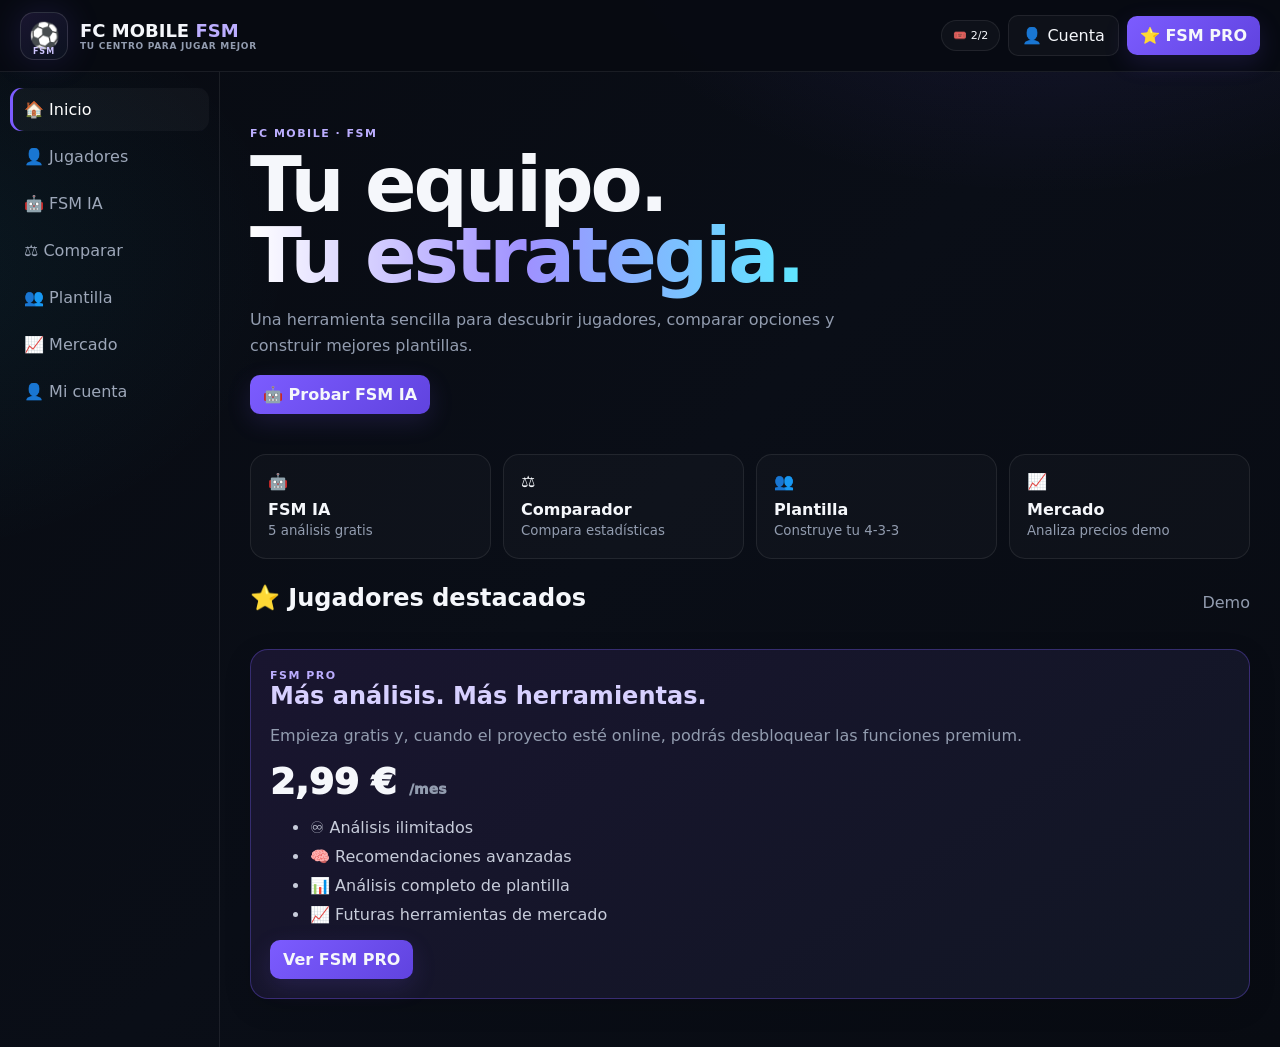
<file: index_FSM_.html>
<!doctype html>
<html lang="es">
<head>
<meta charset="utf-8">
<meta name="viewport" content="width=device-width,initial-scale=1">
<meta name="description" content="FC Mobile FSM — herramienta para jugadores de FC Mobile">
<title>FC Mobile FSM</title>
<link rel="stylesheet" href="style.css">
</head>
<body>
<header class="topbar">
  <div class="logo"><span>⚽</span><b>FSM</b></div>
  <div class="brand">FC MOBILE <em>FSM</em><small class="tag">TU CENTRO PARA JUGAR MEJOR</small></div>
  <div class="top-actions"><span id="usage" class="badge">🎟️ 2/2</span><button id="accountBtn" class="btn">👤 Cuenta</button><button id="proBtn" class="btn primary">⭐ FSM PRO</button></div>
</header>
<div class="app">
<aside class="sidebar">
  <button class="nav active" data-page="home">🏠 Inicio</button><button class="nav" data-page="players">👤 Jugadores</button><button class="nav" data-page="ai">🤖 FSM IA</button><button class="nav" data-page="compare">⚖️ Comparar</button><button class="nav" data-page="squad">👥 Plantilla</button><button class="nav" data-page="market">📈 Mercado</button><button class="nav" data-page="account">👤 Mi cuenta</button>
</aside>
<main>
<section id="home" class="page active">
  <div class="hero"><div class="eyebrow">FC MOBILE · FSM</div><h1>Tu equipo.<br><span>Tu estrategia.</span></h1><p>Una herramienta sencilla para descubrir jugadores, comparar opciones y construir mejores plantillas.</p><button class="btn primary" data-go="ai">🤖 Probar FSM IA</button></div>
  <div class="grid4" style="margin:22px 0"><div class="quick" data-go="ai">🤖<strong>FSM IA</strong><small>5 análisis gratis</small></div><div class="quick" data-go="compare">⚖️<strong>Comparador</strong><small>Compara estadísticas</small></div><div class="quick" data-go="squad">👥<strong>Plantilla</strong><small>Construye tu 4-3-3</small></div><div class="quick" data-go="market">📈<strong>Mercado</strong><small>Analiza precios demo</small></div></div>
  <div class="section-title"><h2>⭐ Jugadores destacados</h2><span class="muted">Demo</span></div><div id="featured" class="cards"></div>
  <div class="panel pro" style="margin-top:25px"><div class="eyebrow">FSM PRO</div><h2>Más análisis. Más herramientas.</h2><p class="muted">Empieza gratis y, cuando el proyecto esté online, podrás desbloquear las funciones premium.</p><div class="pricebig">2,99 € <small>/mes</small></div><ul><li>♾️ Análisis ilimitados</li><li>🧠 Recomendaciones avanzadas</li><li>📊 Análisis completo de plantilla</li><li>📈 Futuras herramientas de mercado</li></ul><button class="btn primary" id="homePro">Ver FSM PRO</button></div>
</section>

<section id="players" class="page"><div class="panel"><h2>👤 Jugadores</h2><p class="muted">Busca por nombre, club o posición.</p><input id="playerSearch" class="input" placeholder="🔎 Buscar jugador..."><br><br><div id="allPlayers" class="cards"></div></div></section>

<section id="ai" class="page">
<div class="panel">
 <div class="usage"><b>🎟️ Análisis disponibles</b> · <span id="remaining">2 análisis restantes</span><div class="bar"><i id="bar"></i></div></div>
 <h2>🤖 FSM IA</h2><p class="muted">Encuentra la mejor opción según presupuesto, posición y prioridad.</p>
 <div class="form2"><div class="field"><label>Presupuesto</label><input id="budget" type="number" placeholder="300000000"></div><div class="field"><label>Posición</label><select id="recPos"><option>ST</option><option>LW</option><option>RW</option><option>CAM</option><option>CM</option><option>CDM</option><option>CB</option><option>LB</option><option>RB</option><option>GK</option></select></div><div class="field"><label>Prioridad</label><select id="priority"><option value="value">Calidad / precio</option><option value="ovr">GRL</option><option value="pace">Velocidad</option><option value="shoot">Tiro</option><option value="dribble">Regate</option><option value="def">Defensa</option></select></div></div>
 <button id="recommend" class="btn primary fullbtn">🔎 USAR 1 ANÁLISIS</button>
</div>
<div class="panel"><div class="section-title"><h2 id="resultTitle">Resultado FSM</h2><span class="muted">V3 final demo</span></div><div id="results" class="muted">Introduce tus datos para comenzar.</div></div>
</section>

<section id="compare" class="page"><div class="panel"><h2>⚖️ Comparador</h2><div class="form2"><div class="field"><label>Jugador A</label><select id="playerA"></select></div><div class="field"><label>Jugador B</label><select id="playerB"></select></div></div><button id="compareBtn" class="btn primary fullbtn">COMPARAR</button></div><div id="compareOut" class="panel"><div class="notice">Selecciona dos jugadores.</div></div></section>

<section id="squad" class="page"><div class="panel"><h2>👥 Mi plantilla · 4-3-3</h2><p class="muted">Selecciona jugadores y guarda tu plantilla en este dispositivo.</p><div id="formation" class="formation"></div><button id="saveSquad" class="btn primary fullbtn">💾 GUARDAR Y ANALIZAR</button><div id="squadSummary" style="margin-top:13px"></div></div></section>

<section id="market" class="page"><div class="panel"><h2>📈 Mercado FSM</h2><p class="muted">Herramienta de referencia para preparar el futuro sistema de mercado.</p><div class="form2"><div class="field"><label>Jugador</label><select id="marketPlayer"></select></div><div class="field"><label>Precio encontrado</label><input id="marketPrice" type="number" placeholder="300000000"></div></div><button id="marketBtn" class="btn primary fullbtn">ANALIZAR PRECIO</button></div><div id="marketOut" class="panel"><div class="notice">Los precios actuales son de demostración.</div></div></section>

<section id="account" class="page">
<div class="panel">
 <h2>👤 Mi cuenta</h2><p class="muted">Tu perfil y estado de FSM.</p>
 <div id="authBox"><div class="form2"><div class="field"><label>Email</label><input id="email" type="email" placeholder="tu@email.com"></div><div class="field"><label>Contraseña</label><input id="password" type="password" placeholder="Mínimo 6 caracteres"></div></div><button id="authSubmit" class="btn primary fullbtn">CREAR / ENTRAR</button><div class="notice" style="margin-top:12px">Prototipo local: no uses una contraseña real. Antes de publicar conectaremos autenticación segura.</div></div>
 <div id="loggedBox" style="display:none"><p>Email: <b id="userEmail"></b></p><p>Plan: <b id="planText">FREE</b></p><p>Uso: <b id="remaining"></b></p><button id="logout" class="btn">Cerrar sesión</button></div>
</div>
<div class="panel pro"><h2>⭐ FSM PRO</h2><div class="pricebig">2,99 € <small>/mes</small></div><ul><li>♾️ Análisis ilimitados</li><li>🧠 IA avanzada</li><li>📊 Herramientas de plantilla</li><li>📈 Funciones de mercado futuras</li></ul><button id="accountPro" class="btn primary">VER PRO</button><div class="notice" style="margin-top:12px">El pago real se conectará en la fase online. Esta versión no cobra dinero.</div></div>
</section>
</main></div>

<nav class="mobile-nav"><button class="nav active" data-page="home">🏠<br>Inicio</button><button class="nav" data-page="players">👤<br>Jugadores</button><button class="nav" data-page="ai">🤖<br>IA</button><button class="nav" data-page="squad">👥<br>Equipo</button><button class="nav" data-page="account">👤<br>Cuenta</button></nav>

<div id="modal" class="modal"><div class="panel modalbox pro"><button id="modalClose" class="close">×</button><div class="eyebrow">FSM PRO</div><h2>Desbloquea todo FSM</h2><p class="muted">2,99 € / mes</p><ul><li>♾️ Análisis ilimitados</li><li>🧠 Recomendaciones avanzadas</li><li>📊 Herramientas premium</li></ul><button id="activate" class="btn primary fullbtn">ACTIVAR PRO · DEMO</button><div class="notice" style="margin-top:12px">No se realiza ningún cobro en esta versión.</div></div></div>
<div id="toast" class="toast"></div>
<script src="players.js"></script><script src="app.js"></script>
<script>
document.addEventListener("DOMContentLoaded",()=>{
 const homePro=document.getElementById("homePro"),accountPro=document.getElementById("accountPro");
 homePro.onclick=()=>document.getElementById("modal").classList.add("show");
 accountPro.onclick=()=>document.getElementById("modal").classList.add("show");
});
</script>
</body></html>
</file>
<file: style.css>
:root{
  --bg:#080b12;--bg2:#0d111b;--panel:#111724;--panel2:#151c2a;
  --line:#ffffff14;--text:#f5f7fb;--muted:#929caf;
  --accent:#7c5cff;--accent2:#22d3ee;--gold:#ffd166;--danger:#ff6b7a;
  --shadow:0 20px 70px #0008;
}
*{box-sizing:border-box}
html{scroll-behavior:smooth}
body{margin:0;color:var(--text);font-family:Inter,system-ui,-apple-system,Segoe UI,Arial,sans-serif;background:radial-gradient(800px 500px at 82% -10%,#7c5cff20,transparent 60%),radial-gradient(700px 500px at -10% 25%,#22d3ee12,transparent 60%),linear-gradient(135deg,var(--bg),#0a0e17 50%,#080b12);min-height:100vh}
button,input,select{font:inherit}button{cursor:pointer}
.topbar{height:72px;position:sticky;top:0;z-index:50;display:flex;align-items:center;gap:12px;padding:10px 20px;background:#080b12dd;backdrop-filter:blur(18px);border-bottom:1px solid var(--line)}
.logo{width:48px;height:48px;border-radius:14px;display:grid;place-items:center;position:relative;background:linear-gradient(145deg,#19152f,#0c1220);border:1px solid #ffffff20;box-shadow:0 0 35px #7c5cff28}
.logo span{font-size:25px}.logo b{position:absolute;bottom:3px;font-size:8px;letter-spacing:1px;color:#cfc6ff}
.brand{font-weight:900;font-size:18px}.brand em{font-style:normal;color:#bcaeff}.tag{display:block;color:var(--muted);font-size:9px;font-weight:600;letter-spacing:.7px}
.top-actions{margin-left:auto;display:flex;gap:8px;align-items:center}.badge{padding:8px 11px;border:1px solid var(--line);background:#ffffff08;border-radius:99px;font-size:11px}
.btn{border:1px solid var(--line);background:#ffffff08;color:var(--text);border-radius:10px;padding:10px 13px}.btn:hover{background:#ffffff12}
.btn.primary{background:linear-gradient(135deg,var(--accent),#6043df);border:0;font-weight:800;box-shadow:0 8px 25px #7c5cff25}.btn:disabled{opacity:.6;cursor:not-allowed}
.app{display:flex;max-width:1500px;margin:auto}.sidebar{width:220px;min-height:calc(100vh - 72px);position:sticky;top:72px;border-right:1px solid var(--line);padding:14px 10px}
.nav{width:100%;text-align:left;border:0;background:transparent;color:#9da7b9;padding:12px 14px;border-radius:11px;margin:2px 0}.nav:hover,.nav.active{background:#ffffff09;color:#fff}.nav.active{box-shadow:inset 3px 0 0 var(--accent)}
main{flex:1;min-width:0;padding:30px}.page{display:none}.page.active{display:block}
.hero{max-width:900px;padding:25px 0 18px}.eyebrow{color:#bcaeff;font-size:11px;font-weight:900;letter-spacing:1.5px}.hero h1{font-size:clamp(40px,6vw,76px);line-height:.93;margin:10px 0 15px;letter-spacing:-3px}.hero h1 span{background:linear-gradient(90deg,#fff,#9f91ff,#5ee7ff);-webkit-background-clip:text;color:transparent}.hero p{color:var(--muted);max-width:650px;font-size:16px;line-height:1.6}
.grid4{display:grid;grid-template-columns:repeat(4,1fr);gap:12px}.quick{padding:17px;border:1px solid var(--line);background:#ffffff06;border-radius:16px;min-height:105px}.quick:hover{border-color:#7c5cff50;transform:translateY(-2px);transition:.2s}.quick strong{display:block;margin-top:9px}.quick small{display:block;color:var(--muted);margin-top:4px}
.panel{background:linear-gradient(145deg,#111724eF,#0d121ceF);border:1px solid var(--line);border-radius:18px;padding:19px;margin-bottom:18px;box-shadow:0 12px 40px #0002}.panel h2{margin:0 0 7px}.muted{color:var(--muted)}.section-title{display:flex;align-items:end;justify-content:space-between;gap:10px;margin:25px 0 12px}.section-title h2{margin:0}
.cards{display:grid;grid-template-columns:repeat(5,minmax(145px,1fr));gap:12px}.card{background:#ffffff05;border:1px solid var(--line);border-radius:16px;padding:9px;overflow:hidden}.card:hover{border-color:#ffffff25;transform:translateY(-3px);transition:.2s}
.art{height:178px;border-radius:11px;position:relative;overflow:hidden;background:radial-gradient(circle at 50% 42%,#6f7590,#272c40 44%,#0b0e16 75%)}.art:after{content:"";position:absolute;inset:auto -15% -35%;height:90px;background:#0005;transform:rotate(-5deg)}.ovr{position:absolute;z-index:2;left:9px;top:8px;font-size:23px;font-weight:950;color:var(--gold)}.pos{position:absolute;z-index:2;left:10px;top:35px;font-size:10px}.crest{position:absolute;z-index:2;right:8px;top:8px;width:31px;height:31px;border-radius:50%;display:grid;place-items:center;background:#f5f6fa;color:#161a22;font-size:9px;font-weight:900}.face{position:absolute;inset:35px 0 0;display:grid;place-items:center;font-size:62px}.flag{position:absolute;z-index:2;left:8px;bottom:8px;font-size:18px}.card h3{font-size:13px;margin:9px 2px 2px}.sub{font-size:10px;color:var(--muted);margin:0 2px}.stats{display:flex;gap:4px;flex-wrap:wrap;margin:8px 2px}.stats span{font-size:9px;background:#fff1;padding:4px 5px;border-radius:99px}.price{color:var(--gold);font-size:11px;font-weight:900;margin:7px 2px}
.form2{display:grid;grid-template-columns:repeat(2,1fr);gap:12px}.field label{display:block;color:#c1c8d5;font-size:11px;font-weight:800;margin-bottom:6px}.input,.field input,.field select{width:100%;padding:12px;border-radius:10px;border:1px solid var(--line);background:#070b12;color:#fff;outline:0}.input:focus,.field input:focus,.field select:focus{border-color:#7c5cff70}
.fullbtn{width:100%;margin-top:13px}.usage{padding:13px;border-radius:12px;background:#ffffff06;border:1px solid var(--line);margin-bottom:14px}.bar{height:7px;background:#ffffff0c;border-radius:99px;overflow:hidden;margin-top:7px}.bar i{display:block;height:100%;background:linear-gradient(90deg,var(--accent),var(--accent2));transition:.3s}
.pro{background:linear-gradient(145deg,#19152f,#111624);border:1px solid #7c5cff55}.pro h2{color:#d7d0ff}.pricebig{font-size:36px;font-weight:950}.pricebig small{font-size:14px;color:var(--muted)}.pro li{margin:10px 0;color:#c7ccda}
.formation{position:relative;max-width:760px;margin:18px auto;aspect-ratio:1.45;background:linear-gradient(135deg,#174f43,#11634e);border:3px solid #c9e8dd;border-radius:12px;overflow:hidden;box-shadow:var(--shadow)}.formation:before{content:"";position:absolute;inset:7%;border:2px solid #ffffff75}.formation:after{content:"";position:absolute;left:7%;right:7%;top:50%;border-top:2px solid #ffffff75}.spot{position:absolute;transform:translate(-50%,-50%);text-align:center;z-index:2}.spot select{width:125px;max-width:24vw;padding:6px;border:1px solid #ffffff20;border-radius:8px;background:#07140f;color:#fff;font-size:10px}.spot span{display:block;font-size:9px;font-weight:900;margin-top:3px;text-shadow:0 2px 4px #000}
.gk{left:50%;top:90%}.lb{left:15%;top:75%}.cb1{left:38%;top:78%}.cb2{left:62%;top:78%}.rb{left:85%;top:75%}.cm1{left:35%;top:58%}.cm2{left:65%;top:58%}.cam{left:50%;top:42%}.lw{left:18%;top:25%}.rw{left:82%;top:25%}.st{left:50%;top:15%}
.compare{display:grid;grid-template-columns:1fr 1fr;gap:12px}.metric{display:flex;justify-content:space-between;padding:8px 0;border-bottom:1px solid var(--line)}.metric b{color:#fff}.notice{padding:12px;border-radius:11px;background:#ffffff06;border:1px solid var(--line);font-size:11px;color:var(--muted)}
.modal{display:none;position:fixed;z-index:100;inset:0;background:#000b;backdrop-filter:blur(8px);align-items:center;justify-content:center;padding:15px}.modal.show{display:flex}.modalbox{width:min(500px,100%);position:relative}.close{position:absolute;right:12px;top:10px;background:none;border:0;color:#aaa;font-size:23px}
.toast{position:fixed;right:18px;bottom:18px;z-index:120;padding:12px 15px;border:1px solid var(--line);background:#121927ee;border-radius:11px;display:none;box-shadow:var(--shadow)}.toast.show{display:block}
.mobile-nav{display:none}
@media(max-width:1000px){.sidebar{display:none}.mobile-nav{display:flex;position:fixed;z-index:60;bottom:0;left:0;right:0;background:#080b12ee;backdrop-filter:blur(15px);border-top:1px solid var(--line);justify-content:space-around;padding:7px}.mobile-nav button{background:none;border:0;color:#9aa4b6;font-size:10px}.mobile-nav button.active{color:#bcaeff}.app main{padding:22px 14px 78px}.grid4{grid-template-columns:repeat(2,1fr)}.cards{grid-template-columns:repeat(3,1fr)}}
@media(max-width:600px){.tag{display:none}.brand{font-size:15px}.topbar{padding:8px 10px}.badge{display:none}.cards{grid-template-columns:repeat(2,1fr)}.grid4{grid-template-columns:1fr 1fr}.form2{grid-template-columns:1fr}.compare{grid-template-columns:1fr}.hero h1{letter-spacing:-2px;font-size:44px}.art{height:155px}.spot select{width:100px}.formation{aspect-ratio:1.1}}

/* PERF PATCH — FC MOBILE FSM */

.topbar{
  backdrop-filter:none !important;
  -webkit-backdrop-filter:none !important;
  background:#080b12f5 !important;
}

.mobile-nav{
  backdrop-filter:none !important;
  -webkit-backdrop-filter:none !important;
  background:#080b12f5 !important;
}

.panel{
  box-shadow:0 8px 28px #0002 !important;
}

.card:hover,
.quick:hover{
  transform:none !important;
}

.modal{
  backdrop-filter:none !important;
  -webkit-backdrop-filter:none !important;
}

.art{
  content-visibility:auto;
  contain:layout paint style;
}

.cards{
  contain:layout;
}
</file>
